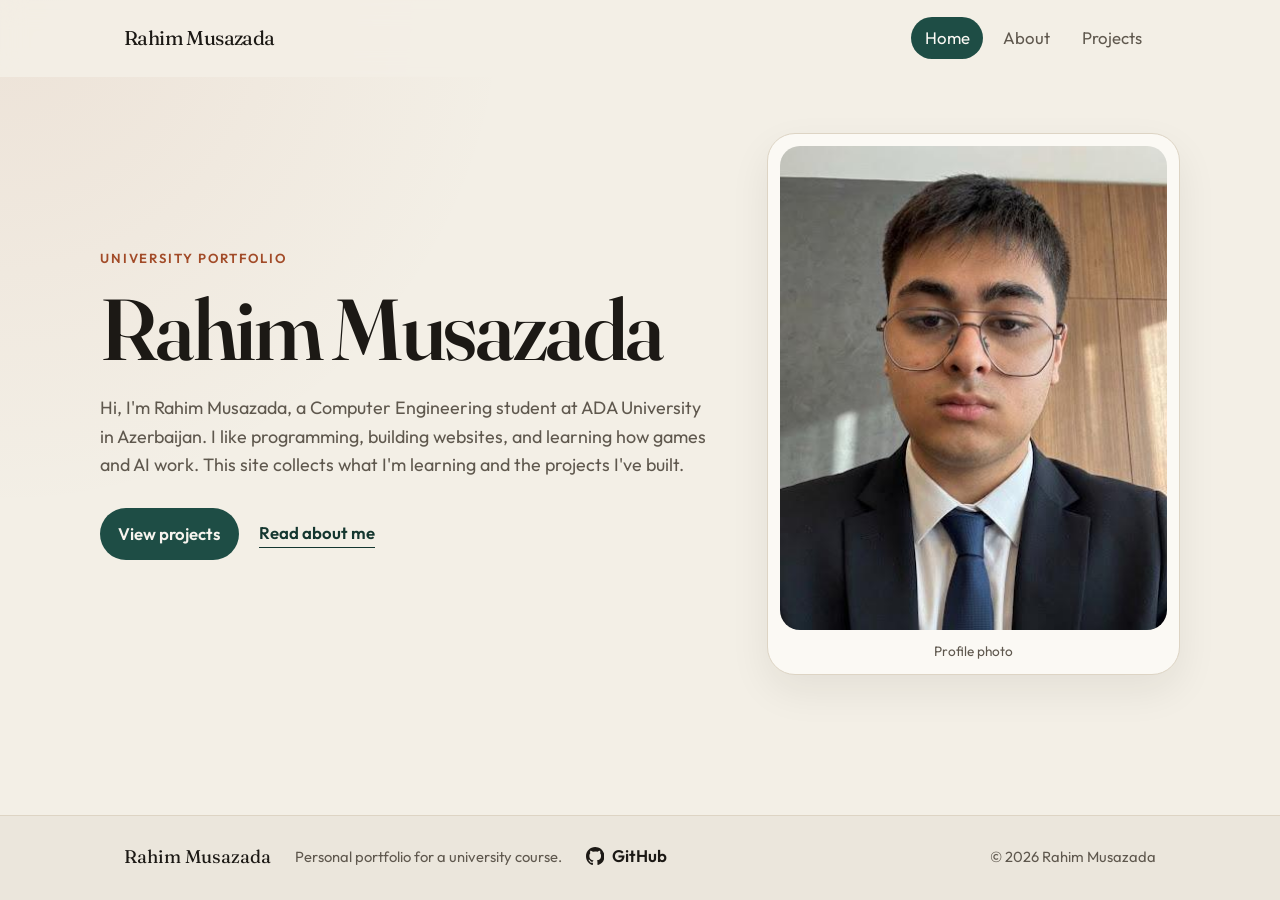
<file: index.html>
<!DOCTYPE html>
<html lang="en">
<head>
  <meta charset="UTF-8">
  <meta name="viewport" content="width=device-width, initial-scale=1.0">
  <meta name="description" content="Portfolio of Rahim Musazada — home page with a short introduction.">
  <title>Rahim Musazada · Home</title>
  <link rel="icon" href="images/favicon.svg" type="image/svg+xml">
  <link rel="preconnect" href="https://fonts.googleapis.com">
  <link rel="preconnect" href="https://fonts.gstatic.com" crossorigin>
  <link href="https://fonts.googleapis.com/css2?family=Fraunces:opsz,wght@9..144,560;9..144,640&family=Outfit:wght@400;500;600&display=swap" rel="stylesheet">
  <link rel="stylesheet" href="css/style.css">
</head>
<body>
  <a class="skip-link" href="#main">Skip to content</a>

  <!-- Shared site header. Keep the same links on every page. -->
  <header class="site-header">
    <div class="header-inner">
      <a class="brand" href="index.html">Rahim Musazada</a>

      <button class="nav-toggle" type="button" aria-expanded="false" aria-controls="site-nav">
        <span class="sr-only">Open menu</span>
        <span class="nav-toggle-bar" aria-hidden="true"></span>
        <span class="nav-toggle-bar" aria-hidden="true"></span>
        <span class="nav-toggle-bar" aria-hidden="true"></span>
      </button>

      <nav id="site-nav" class="site-nav" aria-label="Primary">
        <ul class="nav-links">
          <li><a href="index.html" aria-current="page">Home</a></li>
          <li><a href="about.html">About</a></li>
          <li><a href="projects.html">Projects</a></li>
        </ul>
      </nav>
    </div>
  </header>

  <main id="main">
    <section class="hero">
      <div class="hero-copy">
        <p class="eyebrow">University portfolio</p>
        <h1>Rahim Musazada</h1>
        <p class="lede">
          Hi, I'm Rahim Musazada, a Computer Engineering student at ADA University in Azerbaijan.
          I like programming, building websites, and learning how games and AI work.
          This site collects what I'm learning and the projects I've built.
        </p>
        <div class="hero-actions">
          <a class="button" href="projects.html">View projects</a>
          <a class="text-link" href="about.html">Read about me</a>
        </div>
      </div>

      <!-- Swap the src for your own photo, for example images/profile.jpg -->
      <figure class="portrait">
        <img src="images/profile.jpeg" alt="Placeholder portrait for Rahim Musazada" width="420" height="520">
        <figcaption>Profile photo</figcaption>
      </figure>
    </section>
  </main>

  <!-- Shared site footer. The GitHub link points at this repository. -->
  <footer class="site-footer">
    <div class="footer-inner">
      <p class="footer-name">Rahim Musazada</p>
      <p class="footer-note">Personal portfolio for a university course.</p>
      <a class="github-link" href="https://github.com/rmusazada/rmusazada.github.io" target="_blank" rel="noopener noreferrer">
        <svg viewBox="0 0 16 16" aria-hidden="true" focusable="false">
          <path fill="currentColor" d="M8 0C3.58 0 0 3.58 0 8c0 3.54 2.29 6.53 5.47 7.59.4.07.55-.17.55-.38 0-.19-.01-.82-.01-1.49-2.01.37-2.53-.49-2.69-.94-.09-.23-.48-.94-.82-1.13-.28-.15-.68-.52-.01-.53.63-.01 1.08.58 1.23.82.72 1.21 1.87.87 2.33.66.07-.52.28-.87.51-1.07-1.78-.2-3.64-.89-3.64-3.95 0-.87.31-1.59.82-2.15-.08-.2-.36-1.02.08-2.12 0 0 .67-.21 2.2.82A7.68 7.68 0 0 1 8 3.87c.68.003 1.36.092 2 .27 1.53-1.04 2.2-.82 2.2-.82.44 1.1.16 1.92.08 2.12.51.56.82 1.27.82 2.15 0 3.07-1.87 3.75-3.65 3.95.29.25.54.73.54 1.48 0 1.07-.01 1.93-.01 2.2 0 .21.15.46.55.38A8.013 8.013 0 0 0 16 8c0-4.42-3.58-8-8-8z"/>
        </svg>
        <span>GitHub</span>
      </a>
      <p class="footer-copy">&copy; <span id="year">2026</span> Rahim Musazada</p>
    </div>
  </footer>

  <script src="js/main.js"></script>
</body>
</html>
</file>
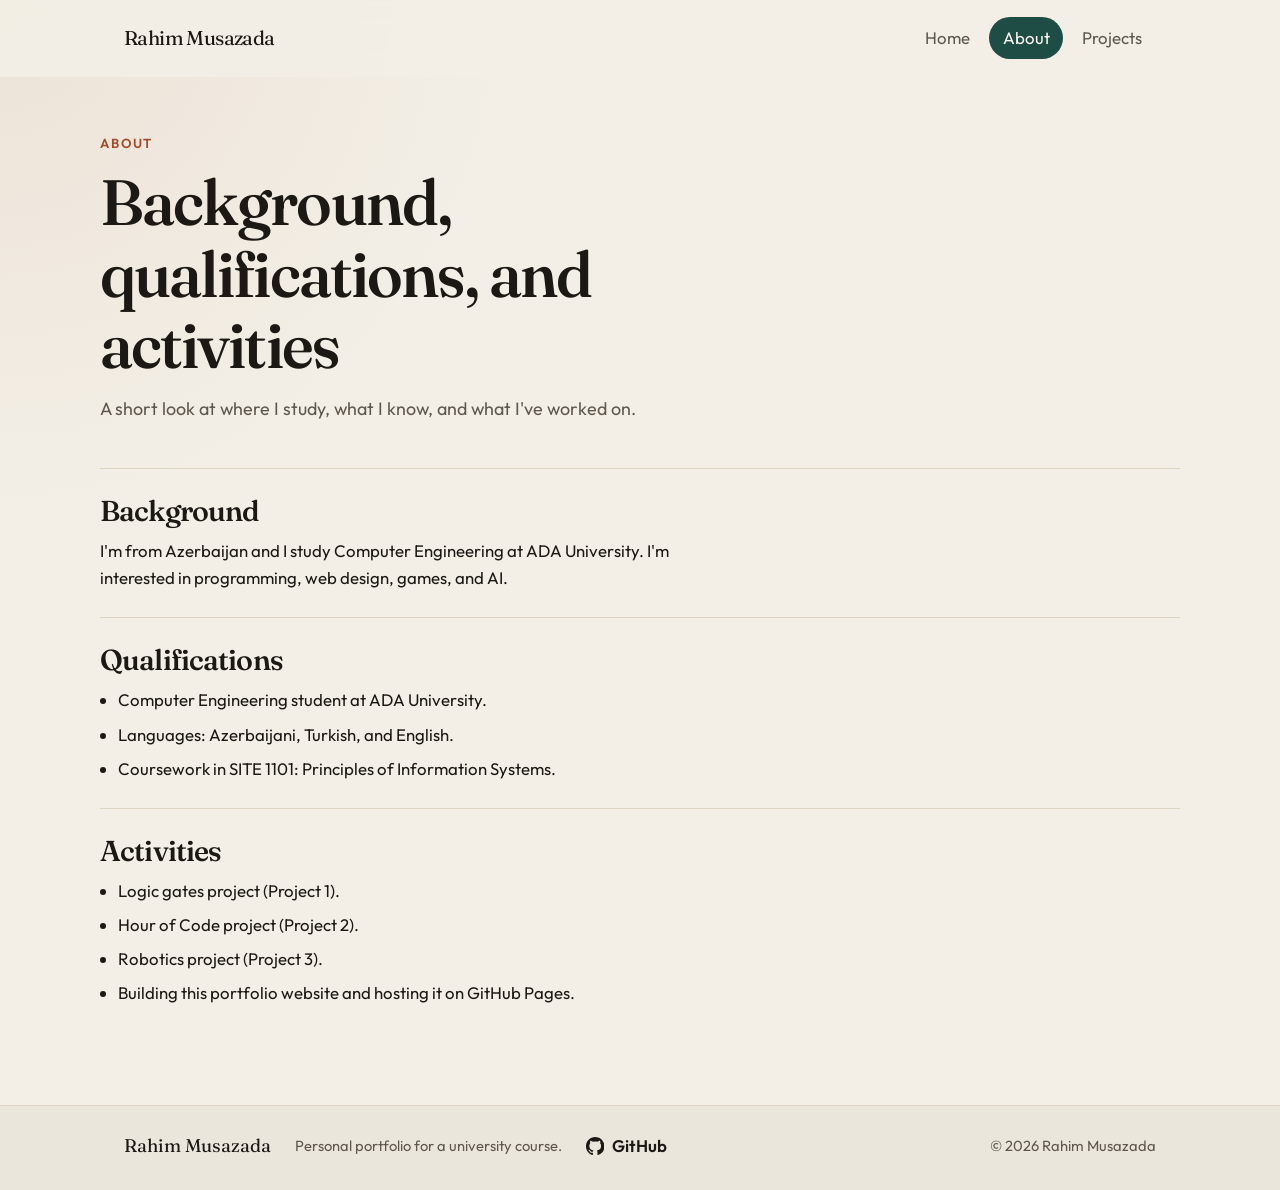
<file: about.html>
<!DOCTYPE html>
<html lang="en">
<head>
  <meta charset="UTF-8">
  <meta name="viewport" content="width=device-width, initial-scale=1.0">
  <meta name="description" content="About Rahim Musazada — background, qualifications, and activities.">
  <title>Rahim Musazada · About</title>
  <link rel="icon" href="images/favicon.svg" type="image/svg+xml">
  <link rel="preconnect" href="https://fonts.googleapis.com">
  <link rel="preconnect" href="https://fonts.gstatic.com" crossorigin>
  <link href="https://fonts.googleapis.com/css2?family=Fraunces:opsz,wght@9..144,560;9..144,640&family=Outfit:wght@400;500;600&display=swap" rel="stylesheet">
  <link rel="stylesheet" href="css/style.css">
</head>
<body>
  <a class="skip-link" href="#main">Skip to content</a>

  <header class="site-header">
    <div class="header-inner">
      <a class="brand" href="index.html">Rahim Musazada</a>

      <button class="nav-toggle" type="button" aria-expanded="false" aria-controls="site-nav">
        <span class="sr-only">Open menu</span>
        <span class="nav-toggle-bar" aria-hidden="true"></span>
        <span class="nav-toggle-bar" aria-hidden="true"></span>
        <span class="nav-toggle-bar" aria-hidden="true"></span>
      </button>

      <nav id="site-nav" class="site-nav" aria-label="Primary">
        <ul class="nav-links">
          <li><a href="index.html">Home</a></li>
          <li><a href="about.html" aria-current="page">About</a></li>
          <li><a href="projects.html">Projects</a></li>
        </ul>
      </nav>
    </div>
  </header>

  <main id="main">
    <header class="page-intro">
      <p class="eyebrow">About</p>
      <h1>Background, qualifications, and activities</h1>
      <p class="lede">A short look at where I study, what I know, and what I've worked on.</p>
    </header>

    <section class="about-block" aria-labelledby="background-heading">
      <h2 id="background-heading">Background</h2>
      <p>
        I'm from Azerbaijan and I study Computer Engineering at ADA University.
        I'm interested in programming, web design, games, and AI.
      </p>
    </section>

    <section class="about-block" aria-labelledby="qualifications-heading">
      <h2 id="qualifications-heading">Qualifications</h2>
      <ul class="plain-list">
        <li>Computer Engineering student at ADA University.</li>
        <li>Languages: Azerbaijani, Turkish, and English.</li>
        <li>Coursework in SITE 1101: Principles of Information Systems.</li>
      </ul>
    </section>

    <section class="about-block" aria-labelledby="activities-heading">
      <h2 id="activities-heading">Activities</h2>
      <ul class="plain-list">
        <li>Logic gates project (Project 1).</li>
        <li>Hour of Code project (Project 2).</li>
        <li>Robotics project (Project 3).</li>
        <li>Building this portfolio website and hosting it on GitHub Pages.</li>
      </ul>
    </section>
  </main>

  <footer class="site-footer">
    <div class="footer-inner">
      <p class="footer-name">Rahim Musazada</p>
      <p class="footer-note">Personal portfolio for a university course.</p>
      <a class="github-link" href="https://github.com/rmusazada/rmusazada.github.io" target="_blank" rel="noopener noreferrer">
        <svg viewBox="0 0 16 16" aria-hidden="true" focusable="false">
          <path fill="currentColor" d="M8 0C3.58 0 0 3.58 0 8c0 3.54 2.29 6.53 5.47 7.59.4.07.55-.17.55-.38 0-.19-.01-.82-.01-1.49-2.01.37-2.53-.49-2.69-.94-.09-.23-.48-.94-.82-1.13-.28-.15-.68-.52-.01-.53.63-.01 1.08.58 1.23.82.72 1.21 1.87.87 2.33.66.07-.52.28-.87.51-1.07-1.78-.2-3.64-.89-3.64-3.95 0-.87.31-1.59.82-2.15-.08-.2-.36-1.02.08-2.12 0 0 .67-.21 2.2.82A7.68 7.68 0 0 1 8 3.87c.68.003 1.36.092 2 .27 1.53-1.04 2.2-.82 2.2-.82.44 1.1.16 1.92.08 2.12.51.56.82 1.27.82 2.15 0 3.07-1.87 3.75-3.65 3.95.29.25.54.73.54 1.48 0 1.07-.01 1.93-.01 2.2 0 .21.15.46.55.38A8.013 8.013 0 0 0 16 8c0-4.42-3.58-8-8-8z"/>
        </svg>
        <span>GitHub</span>
      </a>
      <p class="footer-copy">&copy; <span id="year">2026</span> Rahim Musazada</p>
    </div>
  </footer>

  <script src="js/main.js"></script>
</body>
</html>
</file>
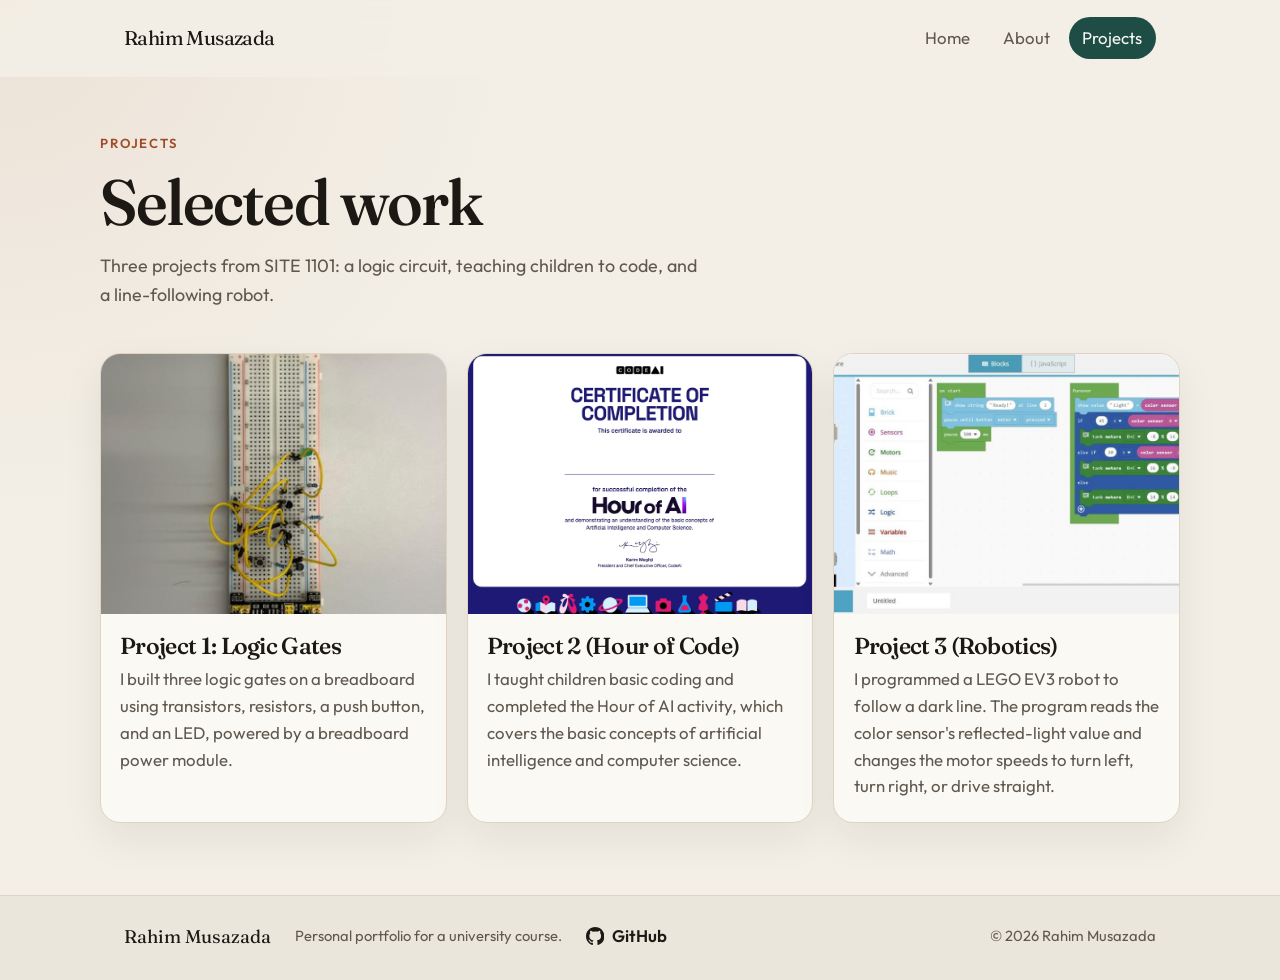
<file: projects.html>
<!DOCTYPE html>
<html lang="en">
<head>
  <meta charset="UTF-8">
  <meta name="viewport" content="width=device-width, initial-scale=1.0">
  <meta name="description" content="Projects by Rahim Musazada, including Hour of Code and Robotics.">
  <title>Rahim Musazada · Projects</title>
  <link rel="icon" href="images/favicon.svg" type="image/svg+xml">
  <link rel="preconnect" href="https://fonts.googleapis.com">
  <link rel="preconnect" href="https://fonts.gstatic.com" crossorigin>
  <link href="https://fonts.googleapis.com/css2?family=Fraunces:opsz,wght@9..144,560;9..144,640&family=Outfit:wght@400;500;600&display=swap" rel="stylesheet">
  <link rel="stylesheet" href="css/style.css">
</head>
<body>
  <a class="skip-link" href="#main">Skip to content</a>

  <header class="site-header">
    <div class="header-inner">
      <a class="brand" href="index.html">Rahim Musazada</a>

      <button class="nav-toggle" type="button" aria-expanded="false" aria-controls="site-nav">
        <span class="sr-only">Open menu</span>
        <span class="nav-toggle-bar" aria-hidden="true"></span>
        <span class="nav-toggle-bar" aria-hidden="true"></span>
        <span class="nav-toggle-bar" aria-hidden="true"></span>
      </button>

      <nav id="site-nav" class="site-nav" aria-label="Primary">
        <ul class="nav-links">
          <li><a href="index.html">Home</a></li>
          <li><a href="about.html">About</a></li>
          <li><a href="projects.html" aria-current="page">Projects</a></li>
        </ul>
      </nav>
    </div>
  </header>

  <main id="main">
    <header class="page-intro">
      <p class="eyebrow">Projects</p>
      <h1>Selected work</h1>
      <p class="lede">Three projects from SITE 1101: a logic circuit, teaching children to code, and a line-following robot.</p>
    </header>

    <section class="project-grid" aria-label="Project list">
      <article class="project-card">
        <img class="project-image" src="images/project1-logic-gates.jpeg" alt="Breadboard with wires, transistors, resistors, a button and an LED forming logic gates">
        <div class="project-body">
          <h2>Project 1: Logic Gates</h2>
          <p>I built three logic gates on a breadboard using transistors, resistors, a push button, and an LED, powered by a breadboard power module.</p>
        </div>
      </article>

      <article class="project-card">
        <img class="project-image" src="images/project2-hour-of-code.png" alt="Hour of AI certificate of completion from CodeAI">
        <div class="project-body">
          <h2>Project 2 (Hour of Code)</h2>
          <p>I taught children basic coding and completed the Hour of AI activity, which covers the basic concepts of artificial intelligence and computer science.</p>
        </div>
      </article>

      <article class="project-card">
        <img class="project-image" src="images/project3-robotics.jpeg" alt="LEGO EV3 block code that reads the color sensor and steers the motors">
        <div class="project-body">
          <h2>Project 3 (Robotics)</h2>
          <p>I programmed a LEGO EV3 robot to follow a dark line. The program reads the color sensor's reflected-light value and changes the motor speeds to turn left, turn right, or drive straight.</p>
        </div>
      </article>
    </section>
  </main>

  <footer class="site-footer">
    <div class="footer-inner">
      <p class="footer-name">Rahim Musazada</p>
      <p class="footer-note">Personal portfolio for a university course.</p>
      <a class="github-link" href="https://github.com/rmusazada/rmusazada.github.io" target="_blank" rel="noopener noreferrer">
        <svg viewBox="0 0 16 16" aria-hidden="true" focusable="false">
          <path fill="currentColor" d="M8 0C3.58 0 0 3.58 0 8c0 3.54 2.29 6.53 5.47 7.59.4.07.55-.17.55-.38 0-.19-.01-.82-.01-1.49-2.01.37-2.53-.49-2.69-.94-.09-.23-.48-.94-.82-1.13-.28-.15-.68-.52-.01-.53.63-.01 1.08.58 1.23.82.72 1.21 1.87.87 2.33.66.07-.52.28-.87.51-1.07-1.78-.2-3.64-.89-3.64-3.95 0-.87.31-1.59.82-2.15-.08-.2-.36-1.02.08-2.12 0 0 .67-.21 2.2.82A7.68 7.68 0 0 1 8 3.87c.68.003 1.36.092 2 .27 1.53-1.04 2.2-.82 2.2-.82.44 1.1.16 1.92.08 2.12.51.56.82 1.27.82 2.15 0 3.07-1.87 3.75-3.65 3.95.29.25.54.73.54 1.48 0 1.07-.01 1.93-.01 2.2 0 .21.15.46.55.38A8.013 8.013 0 0 0 16 8c0-4.42-3.58-8-8-8z"/>
        </svg>
        <span>GitHub</span>
      </a>
      <p class="footer-copy">&copy; <span id="year">2026</span> Rahim Musazada</p>
    </div>
  </footer>

  <script src="js/main.js"></script>
</body>
</html>
</file>
<file: css/style.css>
/* ==========================================================================
   Portfolio styles
   Shared by index.html, about.html, and projects.html
   ========================================================================== */

/* --- Design tokens ------------------------------------------------------- */
:root {
  --bg: #f3efe6;
  --paper: #fbf9f4;
  --ink: #1c1915;
  --muted: #5f584e;
  --line: #ddd4c4;
  --accent: #1e4d45;
  --accent-deep: #14362f;
  --copper: #a24b28;
  --shadow: 0 16px 40px rgba(28, 25, 21, 0.07);
  --radius: 20px;
  --max: 1080px;
  --header-height: 76px;
  --font-display: "Fraunces", "Iowan Old Style", Palatino, serif;
  --font-body: "Outfit", "Segoe UI", sans-serif;
}

/* --- Base ---------------------------------------------------------------- */
*,
*::before,
*::after {
  box-sizing: border-box;
}

html {
  scroll-behavior: smooth;
}

body {
  margin: 0;
  min-height: 100vh;
  display: flex;
  flex-direction: column;
  background:
    radial-gradient(circle at top left, rgba(162, 75, 40, 0.08), transparent 32rem),
    var(--bg);
  color: var(--ink);
  font-family: var(--font-body);
  font-size: 1.05rem;
  line-height: 1.6;
}

img {
  max-width: 100%;
  height: auto;
  display: block;
}

a {
  color: inherit;
}

h1,
h2,
h3 {
  font-family: var(--font-display);
  font-weight: 560;
  letter-spacing: -0.03em;
  line-height: 1.12;
}

p {
  margin: 0;
}

/* Visually hidden text for screen readers */
.sr-only {
  position: absolute;
  width: 1px;
  height: 1px;
  padding: 0;
  margin: -1px;
  overflow: hidden;
  clip: rect(0, 0, 0, 0);
  white-space: nowrap;
  border: 0;
}

.skip-link {
  position: absolute;
  left: 1rem;
  top: -3rem;
  z-index: 20;
  padding: 0.5rem 0.8rem;
  background: var(--ink);
  color: var(--paper);
  border-radius: 8px;
}

.skip-link:focus {
  top: 1rem;
}

/* --- Header and navigation ---------------------------------------------- */
.site-header {
  position: sticky;
  top: 0;
  z-index: 10;
  background: rgba(243, 239, 230, 0.9);
  backdrop-filter: blur(12px);
  border-bottom: 1px solid transparent;
}

.header-inner {
  position: relative;
  max-width: var(--max);
  margin: 0 auto;
  min-height: var(--header-height);
  padding: 0 1.5rem;
  display: flex;
  align-items: center;
  justify-content: space-between;
  gap: 1rem;
}

.brand {
  font-family: var(--font-display);
  font-size: 1.25rem;
  text-decoration: none;
  letter-spacing: -0.03em;
}

.nav-links {
  display: flex;
  gap: 0.35rem;
  margin: 0;
  padding: 0;
  list-style: none;
}

.nav-links a {
  display: inline-block;
  padding: 0.45rem 0.85rem;
  text-decoration: none;
  color: var(--muted);
  border-radius: 999px;
}

.nav-links a:hover,
.nav-links a:focus-visible {
  color: var(--ink);
  background: rgba(30, 77, 69, 0.08);
}

.nav-links a[aria-current="page"] {
  color: var(--paper);
  background: var(--accent);
}

.nav-toggle {
  display: none;
  width: 44px;
  height: 44px;
  padding: 0;
  border: 1px solid var(--line);
  border-radius: 12px;
  background: var(--paper);
  cursor: pointer;
  flex-direction: column;
  align-items: center;
  justify-content: center;
  gap: 5px;
}

.nav-toggle-bar {
  display: block;
  width: 18px;
  height: 2px;
  background: var(--ink);
}

/* --- Main content ------------------------------------------------------- */
main {
  flex: 1;
  width: min(var(--max), calc(100% - 3rem));
  margin: 0 auto;
  padding: 3.5rem 0 4.5rem;
}

.eyebrow {
  margin: 0 0 0.75rem;
  color: var(--copper);
  font-size: 0.82rem;
  font-weight: 600;
  letter-spacing: 0.14em;
  text-transform: uppercase;
}

.lede {
  max-width: 38rem;
  color: var(--muted);
  font-size: 1.12rem;
}

.page-intro {
  max-width: 40rem;
  margin-bottom: 2.75rem;
}

.page-intro h1 {
  margin: 0 0 0.9rem;
  font-size: clamp(2.4rem, 5vw, 4rem);
}

/* Home: name, summary, and portrait */
.hero {
  display: grid;
  grid-template-columns: minmax(0, 1.2fr) minmax(240px, 0.8fr);
  gap: 3rem;
  align-items: center;
}

.hero h1 {
  margin: 0 0 1rem;
  font-size: clamp(3.2rem, 7vw, 5.4rem);
}

.hero-actions {
  display: flex;
  flex-wrap: wrap;
  align-items: center;
  gap: 1.25rem;
  margin-top: 1.75rem;
}

.button,
.text-link {
  text-decoration: none;
}

.button {
  display: inline-flex;
  align-items: center;
  padding: 0.8rem 1.15rem;
  border-radius: 999px;
  background: var(--accent);
  color: #f7f4ee;
  font-weight: 600;
}

.button:hover,
.button:focus-visible {
  background: var(--accent-deep);
}

.text-link {
  color: var(--accent-deep);
  font-weight: 600;
  border-bottom: 1px solid currentColor;
}

.portrait {
  margin: 0;
  padding: 0.75rem;
  background: var(--paper);
  border: 1px solid var(--line);
  border-radius: calc(var(--radius) + 8px);
  box-shadow: var(--shadow);
}

.portrait img {
  width: 100%;
  aspect-ratio: 4 / 5;
  object-fit: cover;
  border-radius: var(--radius);
  background: var(--accent);
}

.portrait figcaption {
  margin-top: 0.7rem;
  color: var(--muted);
  font-size: 0.85rem;
  text-align: center;
}

/* About page sections */
.about-block {
  padding: 1.6rem 0;
  border-top: 1px solid var(--line);
}

.about-block h2 {
  margin: 0 0 0.7rem;
  font-size: 1.8rem;
}

.about-block p,
.plain-list {
  max-width: 40rem;
}

.plain-list {
  margin: 0;
  padding-left: 1.15rem;
}

.plain-list li + li {
  margin-top: 0.45rem;
}

/* Project cards */
.project-grid {
  display: grid;
  grid-template-columns: repeat(3, minmax(0, 1fr));
  gap: 1.25rem;
}

.project-card {
  display: flex;
  flex-direction: column;
  background: var(--paper);
  border: 1px solid var(--line);
  border-radius: var(--radius);
  overflow: hidden;
  box-shadow: var(--shadow);
}

.media-placeholder {
  display: grid;
  place-items: center;
  aspect-ratio: 4 / 3;
  color: #f7f4ee;
  font-size: 0.85rem;
  letter-spacing: 0.12em;
  text-transform: uppercase;
}

.media-placeholder[data-tone="1"] {
  background:
    linear-gradient(160deg, rgba(255, 255, 255, 0.16), transparent 45%),
    #1e4d45;
}

.media-placeholder[data-tone="2"] {
  background:
    linear-gradient(160deg, rgba(255, 255, 255, 0.16), transparent 45%),
    #a24b28;
}

.media-placeholder[data-tone="3"] {
  background:
    linear-gradient(160deg, rgba(255, 255, 255, 0.16), transparent 45%),
    #243246;
}

.project-body {
  padding: 1.15rem 1.2rem 1.35rem;
}

.project-body h2 {
  margin: 0 0 0.45rem;
  font-size: 1.45rem;
}

.project-body p {
  color: var(--muted);
}

/* If a real photo replaces the placeholder, it should fill the card top */
.project-card img {
  width: 100%;
  aspect-ratio: 4 / 3;
  object-fit: cover;
}

/* --- Footer -------------------------------------------------------------- */
.site-footer {
  border-top: 1px solid var(--line);
  background: #ebe6dc;
}

.footer-inner {
  max-width: var(--max);
  margin: 0 auto;
  padding: 1.6rem 1.5rem 1.8rem;
  display: flex;
  flex-wrap: wrap;
  align-items: center;
  gap: 0.75rem 1.5rem;
}

.footer-name {
  font-family: var(--font-display);
  font-size: 1.15rem;
}

.footer-note,
.footer-copy {
  color: var(--muted);
  font-size: 0.92rem;
}

.footer-copy {
  margin-left: auto;
}

.github-link {
  display: inline-flex;
  align-items: center;
  gap: 0.45rem;
  color: var(--ink);
  text-decoration: none;
  font-weight: 600;
}

.github-link svg {
  width: 1.15rem;
  height: 1.15rem;
}

.github-link:hover,
.github-link:focus-visible {
  color: var(--accent);
}

/* --- Focus and motion ---------------------------------------------------- */
:focus-visible {
  outline: 2px solid var(--copper);
  outline-offset: 3px;
}

@media (prefers-reduced-motion: reduce) {
  html {
    scroll-behavior: auto;
  }
}

/* --- Responsive layout --------------------------------------------------- */
@media (max-width: 860px) {
  .hero,
  .project-grid {
    grid-template-columns: 1fr;
  }

  .portrait {
    max-width: 360px;
  }
}

@media (max-width: 720px) {
  .nav-toggle {
    display: inline-flex;
  }

  .site-nav {
    display: none;
    position: absolute;
    top: calc(100% - 0.4rem);
    right: 1.5rem;
    left: 1.5rem;
    padding: 0.5rem;
    background: var(--paper);
    border: 1px solid var(--line);
    border-radius: 16px;
    box-shadow: var(--shadow);
  }

  .site-nav.is-open {
    display: block;
  }

  .nav-links {
    flex-direction: column;
  }

  .nav-links a {
    display: block;
  }

  .footer-copy {
    margin-left: 0;
  }

  main {
    width: min(var(--max), calc(100% - 2rem));
    padding-top: 2.4rem;
  }
}
/* Project card images */
.project-image {
  display: block;
  width: 100%;
  height: 260px;
  object-fit: contain;
  background: #f3efe8;
}
</file>
